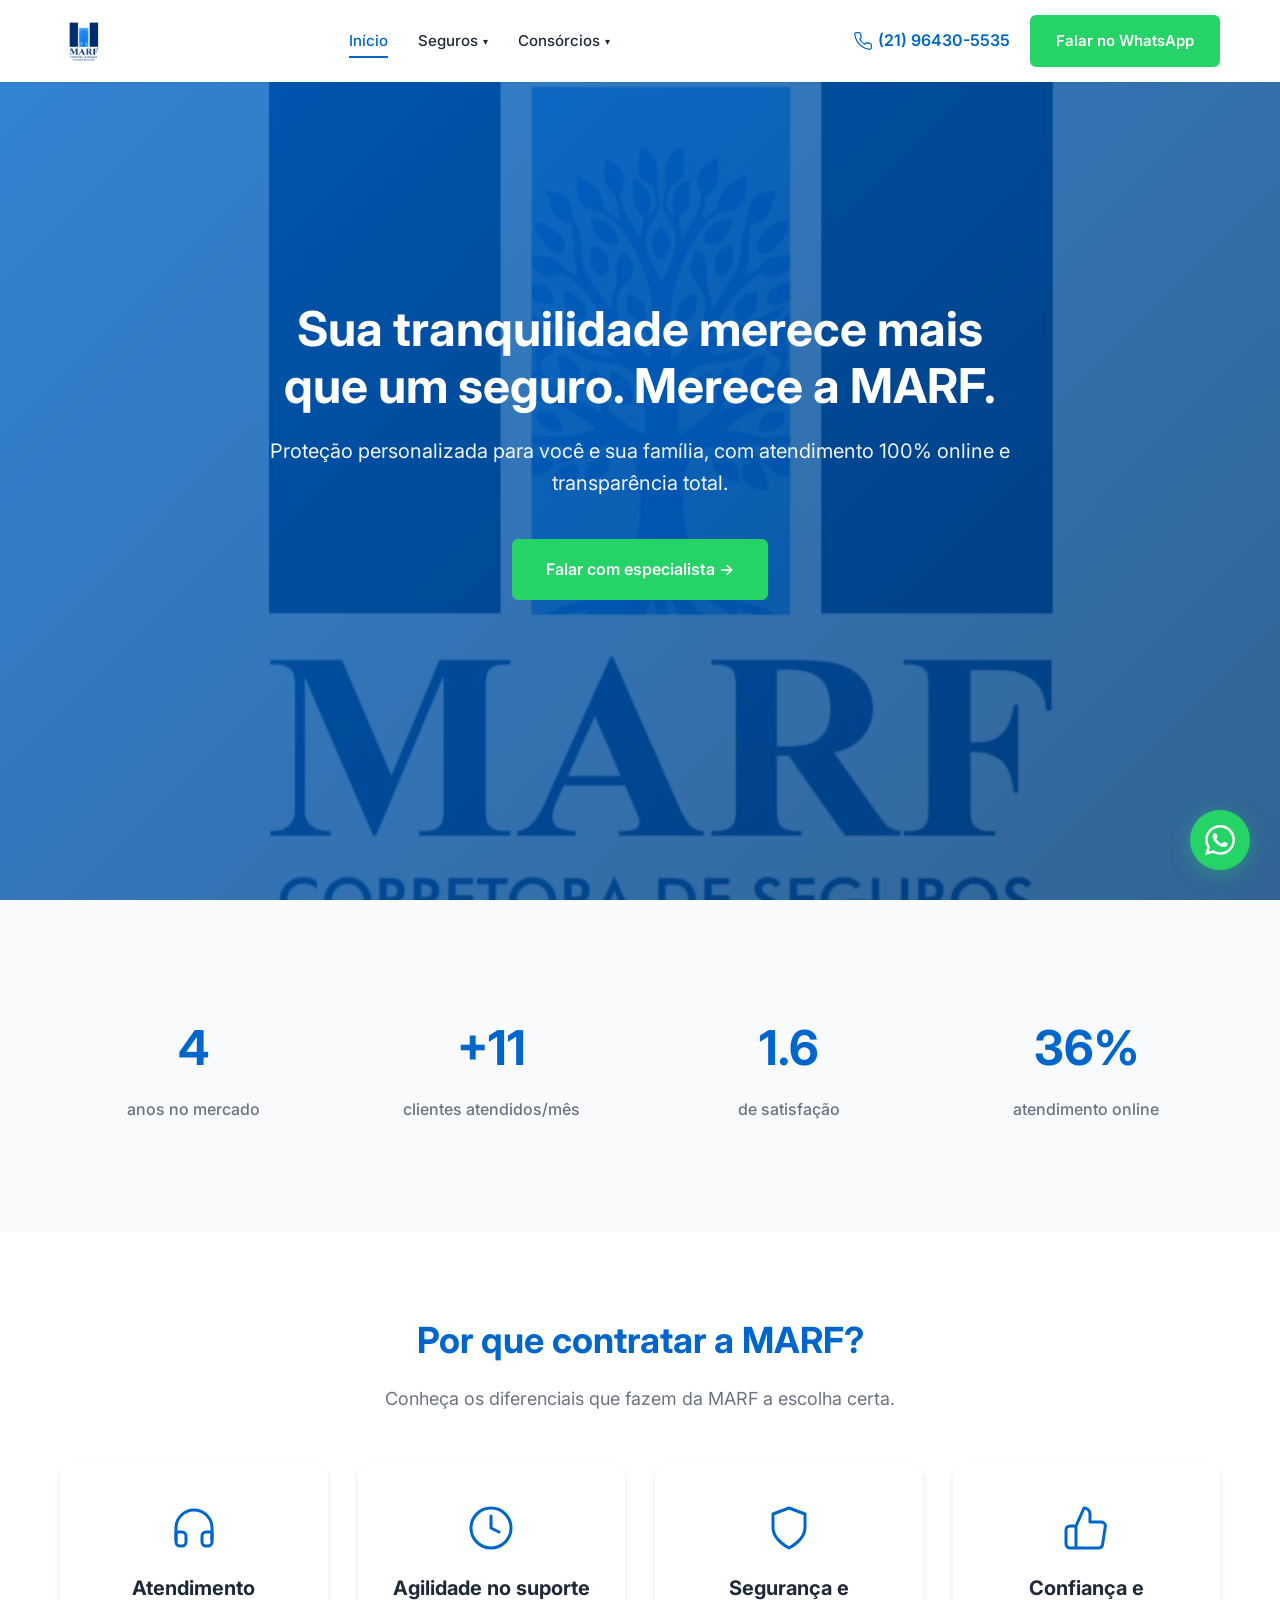
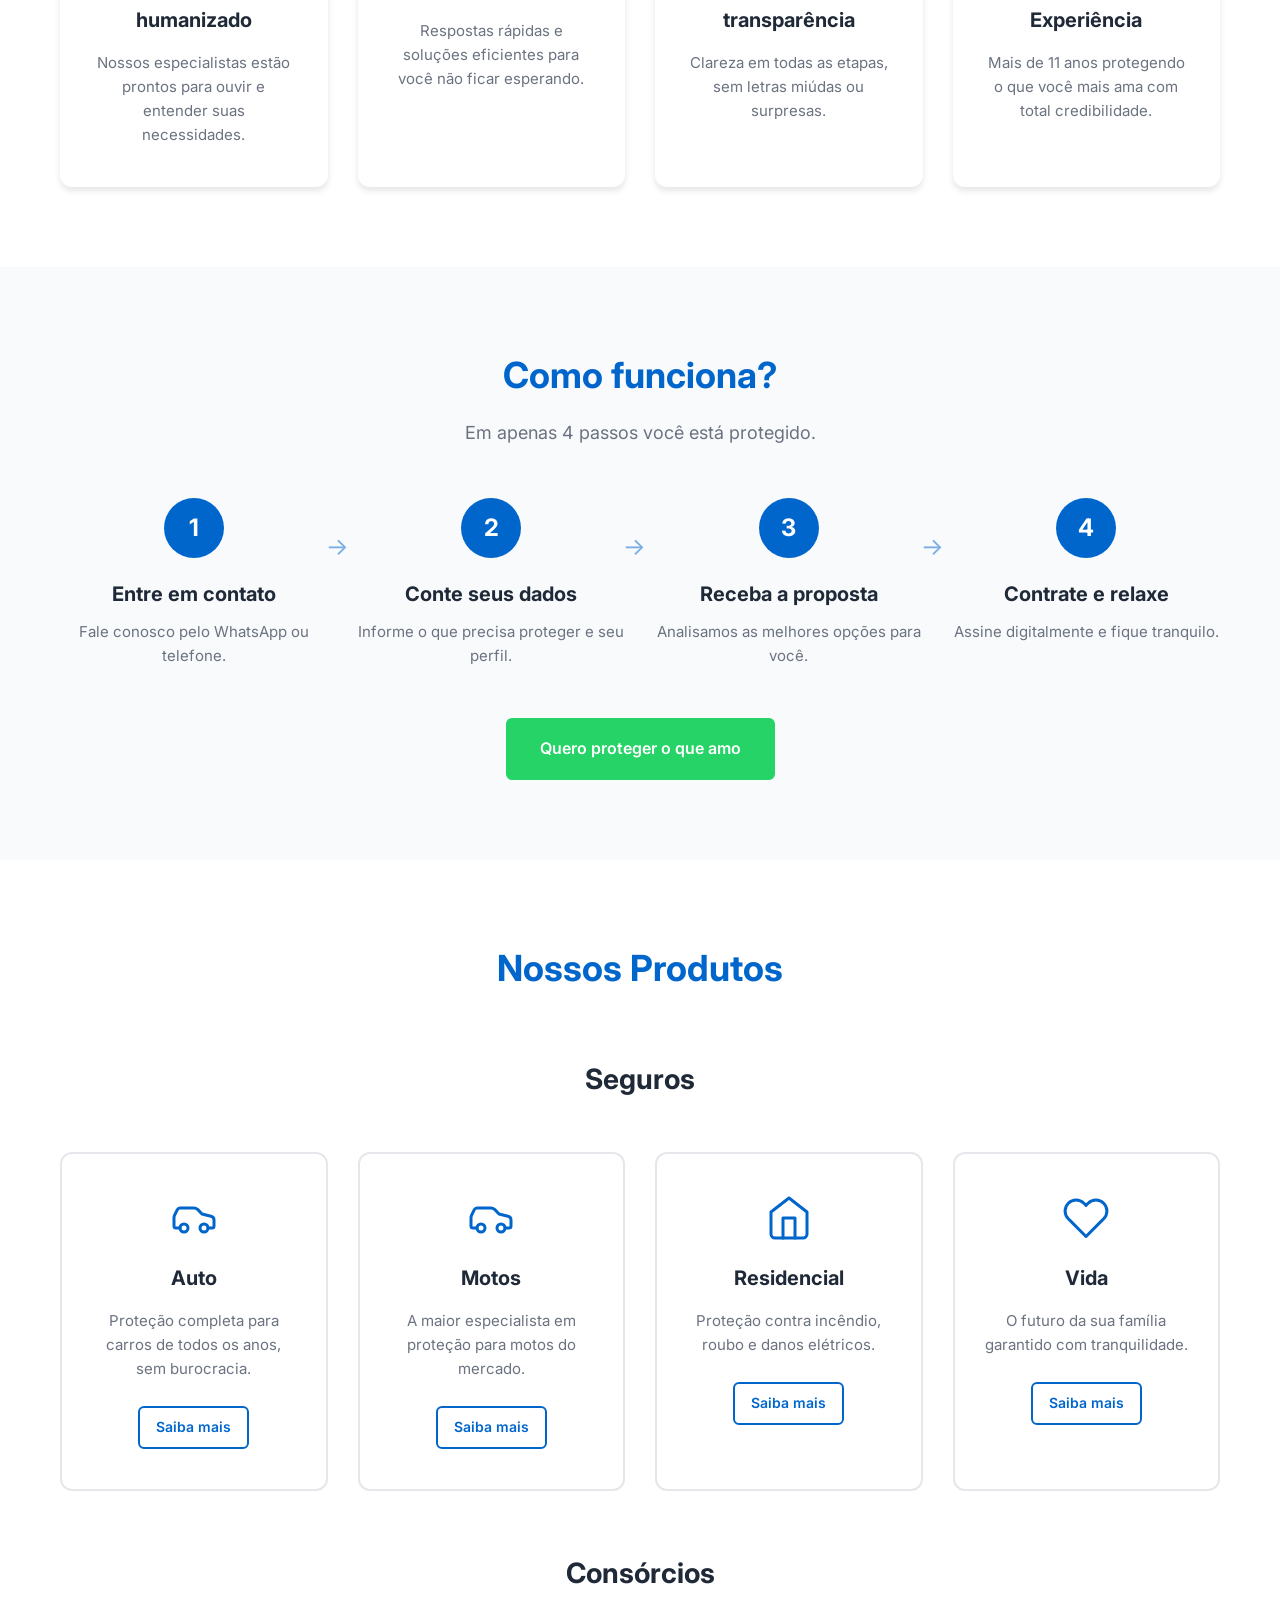
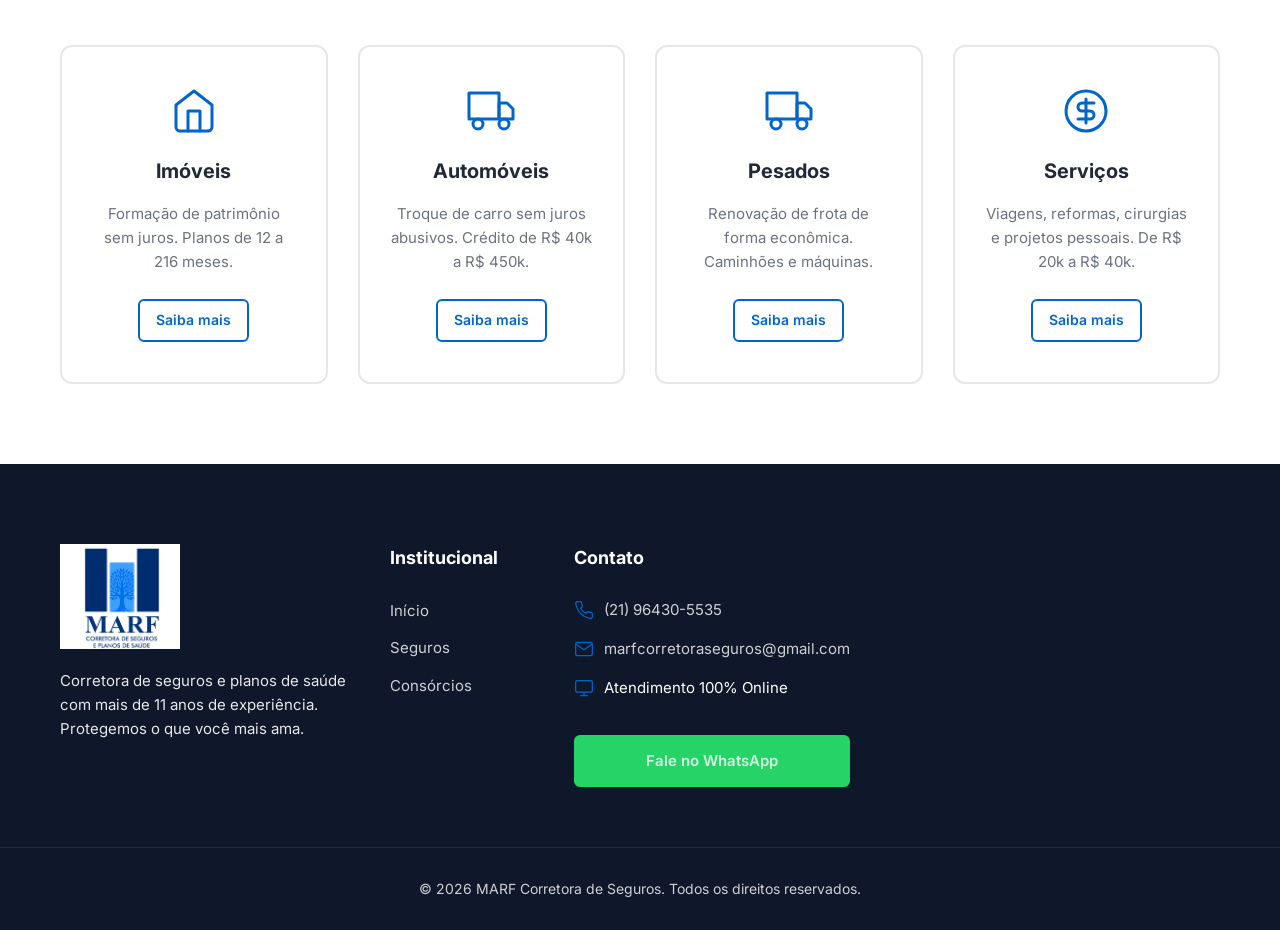
<file: index.html>
<!DOCTYPE html>
<html lang="pt-BR">
<head>
  <meta charset="UTF-8">
  <meta name="viewport" content="width=device-width, initial-scale=1.0">
  <meta name="description" content="MARF Corretora de Seguros - Proteção personalizada para você e sua família.">
  <title>MARF – Corretora de Seguros e Planos de Saúde</title>
  <link rel="icon" type="image/png" href="./favicons/favicon-96x96.png" sizes="96x96" />
  <link rel="icon" type="image/svg+xml" href="./favicons/favicon.svg" />
  <link rel="shortcut icon" href="./favicons/favicon.ico" />
  <link rel="apple-touch-icon" sizes="180x180" href="./favicons/apple-touch-icon.png" />
  <meta name="apple-mobile-web-app-title" content="MARF" />
  <link rel="manifest" href="./favicons/site.webmanifest" />
  <link rel="preconnect" href="https://fonts.googleapis.com">
  <link href="https://fonts.googleapis.com/css2?family=Inter:wght@400;500;600;700&display=swap" rel="stylesheet">
  <link rel="stylesheet" href="./style.css">
</head>
<body>
  <header class="header" id="main-header">
    <div class="header-container">
      <a href="./index.html" class="logo"><img src="./img/logo.png" alt="MARF Corretora de Seguros"></a>
      <nav class="main-nav">
        <ul class="nav-list">
          <li><a href="./index.html" class="active">Início</a></li>
          <li class="dropdown">
            <a href="#" class="dropdown-toggle">Seguros <span class="arrow">▾</span></a>
            <ul class="dropdown-menu">
              <li><a href="./seguros.html#auto">Auto</a></li>
              <li><a href="./seguros.html#moto">Moto</a></li>
              <li><a href="./seguros.html#residencial">Residencial</a></li>
              <li><a href="./seguros.html#vida">Vida</a></li>
              <li><a href="./seguros.html#empresarial">Empresarial</a></li>
              <li><a href="./seguros.html#rc">Responsabilidade Civil</a></li>
            </ul>
          </li>
          <li class="dropdown">
            <a href="#" class="dropdown-toggle">Consórcios <span class="arrow">▾</span></a>
            <ul class="dropdown-menu">
              <li><a href="./consorcios.html#imoveis">Imóveis</a></li>
              <li><a href="./consorcios.html#automoveis">Automóveis</a></li>
              <li><a href="./consorcios.html#pesados">Pesados</a></li>
              <li><a href="./consorcios.html#servicos">Serviços</a></li>
            </ul>
          </li>
        </ul>
      </nav>
      <div class="nav-actions">
        <a href="tel:+5521964305535" class="phone-link">
          <svg class="icon-svg small" viewBox="0 0 24 24"><path d="M22 16.92v3a2 2 0 0 1-2.18 2 19.79 19.79 0 0 1-8.63-3.07 19.5 19.5 0 0 1-6-6 19.79 19.79 0 0 1-3.07-8.67A2 2 0 0 1 4.11 2h3a2 2 0 0 1 2 1.72 12.84 12.84 0 0 0 .7 2.81 2 2 0 0 1-.45 2.11L8.09 9.91a16 16 0 0 0 6 6l1.27-1.27a2 2 0 0 1 2.11-.45 12.84 12.84 0 0 0 2.81.7A2 2 0 0 1 22 16.92z"/></svg>
          (21) 96430-5535
        </a>
        <a href="#" class="btn btn-whatsapp" data-wa>Falar no WhatsApp</a>
        <button class="hamburger" id="menu-toggle" aria-label="Menu"><span></span><span></span><span></span></button>
      </div>
    </div>
  </header>

  <section class="hero" id="hero">
    <div class="hero-overlay"></div>
    <div class="hero-content">
      <h1>Sua tranquilidade merece mais que um seguro. Merece a MARF.</h1>
      <p class="hero-sub">Proteção personalizada para você e sua família, com atendimento 100% online e transparência total.</p>
      <a href="#" class="btn btn-whatsapp btn-large" data-wa>Falar com especialista →</a>
    </div>
  </section>

  <section class="section stats-section">
    <div class="container">
      <div class="stats-grid">
        <div class="stat-item animate-on-scroll"><span class="stat-number" data-count="11">0</span><span class="stat-label">anos no mercado</span></div>
        <div class="stat-item animate-on-scroll"><span class="stat-number" data-count="30" data-prefix="+">0</span><span class="stat-label">clientes atendidos/mês</span></div>
        <div class="stat-item animate-on-scroll"><span class="stat-number" data-count="4.5">0</span><span class="stat-label">de satisfação</span></div>
        <div class="stat-item animate-on-scroll"><span class="stat-number" data-count="100" data-suffix="%">0</span><span class="stat-label">atendimento online</span></div>
      </div>
    </div>
  </section>

  <section class="section">
    <div class="container">
      <h2 class="animate-on-scroll">Por que contratar a MARF?</h2>
      <p class="section-sub animate-on-scroll">Conheça os diferenciais que fazem da MARF a escolha certa.</p>
      <div class="features-grid">
        <div class="feature-card animate-on-scroll">
          <svg class="icon-svg" viewBox="0 0 24 24"><path d="M3 18v-6a9 9 0 0 1 18 0v6"/><path d="M21 19a2 2 0 0 1-2 2h-1a2 2 0 0 1-2-2v-3a2 2 0 0 1 2-2h3zM3 19a2 2 0 0 0 2 2h1a2 2 0 0 0 2-2v-3a2 2 0 0 0-2-2H3z"/></svg>
          <h3>Atendimento humanizado</h3><p>Nossos especialistas estão prontos para ouvir e entender suas necessidades.</p>
        </div>
        <div class="feature-card animate-on-scroll">
          <svg class="icon-svg" viewBox="0 0 24 24"><circle cx="12" cy="12" r="10"/><polyline points="12 6 12 12 16 14"/></svg>
          <h3>Agilidade no suporte</h3><p>Respostas rápidas e soluções eficientes para você não ficar esperando.</p>
        </div>
        <div class="feature-card animate-on-scroll">
          <svg class="icon-svg" viewBox="0 0 24 24"><path d="M12 22s8-4 8-10V5l-8-3-8 3v7c0 6 8 10 8 10z"/></svg>
          <h3>Segurança e transparência</h3><p>Clareza em todas as etapas, sem letras miúdas ou surpresas.</p>
        </div>
        <div class="feature-card animate-on-scroll">
          <svg class="icon-svg" viewBox="0 0 24 24"><path d="M14 9V5a3 3 0 0 0-3-3l-4 9v11h11.28a2 2 0 0 0 2-1.7l1.38-9a2 2 0 0 0-2-2.3zM7 22H4a2 2 0 0 1-2-2v-7a2 2 0 0 1 2-2h3"/></svg>
          <h3>Confiança e Experiência</h3><p>Mais de 11 anos protegendo o que você mais ama com total credibilidade.</p>
        </div>
      </div>
    </div>
  </section>

  <section class="section how-section">
    <div class="container">
      <h2 class="animate-on-scroll">Como funciona?</h2>
      <p class="section-sub animate-on-scroll">Em apenas 4 passos você está protegido.</p>
      <div class="steps-grid">
        <div class="step-item animate-on-scroll"><div class="step-number">1</div><h3>Entre em contato</h3><p>Fale conosco pelo WhatsApp ou telefone.</p></div>
        <div class="step-item animate-on-scroll"><div class="step-number">2</div><h3>Conte seus dados</h3><p>Informe o que precisa proteger e seu perfil.</p></div>
        <div class="step-item animate-on-scroll"><div class="step-number">3</div><h3>Receba a proposta</h3><p>Analisamos as melhores opções para você.</p></div>
        <div class="step-item animate-on-scroll"><div class="step-number">4</div><h3>Contrate e relaxe</h3><p>Assine digitalmente e fique tranquilo.</p></div>
      </div>
      <div class="cta-center animate-on-scroll"><a href="#" class="btn btn-whatsapp btn-large" data-wa>Quero proteger o que amo</a></div>
    </div>
  </section>

  <section class="section">
    <div class="container">
      <h2 class="animate-on-scroll">Nossos Produtos</h2>
      <h3 class="section-title animate-on-scroll">Seguros</h3>
      <div class="products-grid">
        <div class="product-card animate-on-scroll">
          <svg class="icon-svg" viewBox="0 0 24 24"><path d="M19 17h2c.6 0 1-.4 1-1v-3c0-.9-.7-1.7-1.5-1.9C18.7 10.6 16 10 16 10s-1.3-1.4-2.2-2.3c-.5-.4-1.1-.7-1.8-.7H5c-.6 0-1.1.4-1.4.9l-1.4 2.9A3.7 3.7 0 0 0 2 12v4c0 .6.4 1 1 1h2"/><circle cx="7" cy="17" r="2"/><circle cx="17" cy="17" r="2"/></svg>
          <h3>Auto</h3><p>Proteção completa para carros de todos os anos, sem burocracia.</p>
          <a href="./seguros.html#auto" class="btn btn-outline btn-small">Saiba mais</a>
        </div>
        <div class="product-card animate-on-scroll">
          <svg class="icon-svg" viewBox="0 0 24 24"><path d="M19 17h2c.6 0 1-.4 1-1v-3c0-.9-.7-1.7-1.5-1.9C18.7 10.6 16 10 16 10s-1.3-1.4-2.2-2.3c-.5-.4-1.1-.7-1.8-.7H5c-.6 0-1.1.4-1.4.9l-1.4 2.9A3.7 3.7 0 0 0 2 12v4c0 .6.4 1 1 1h2"/><circle cx="7" cy="17" r="2"/><circle cx="17" cy="17" r="2"/></svg>
          <h3>Motos</h3><p>A maior especialista em proteção para motos do mercado.</p>
          <a href="./seguros.html#moto" class="btn btn-outline btn-small">Saiba mais</a>
        </div>
        <div class="product-card animate-on-scroll">
          <svg class="icon-svg" viewBox="0 0 24 24"><path d="M3 9l9-7 9 7v11a2 2 0 0 1-2 2H5a2 2 0 0 1-2-2z"/><polyline points="9 22 9 12 15 12 15 22"/></svg>
          <h3>Residencial</h3><p>Proteção contra incêndio, roubo e danos elétricos.</p>
          <a href="./seguros.html#residencial" class="btn btn-outline btn-small">Saiba mais</a>
        </div>
        <div class="product-card animate-on-scroll">
          <svg class="icon-svg" viewBox="0 0 24 24"><path d="M20.84 4.61a5.5 5.5 0 0 0-7.78 0L12 5.67l-1.06-1.06a5.5 5.5 0 0 0-7.78 7.78l1.06 1.06L12 21.23l7.78-7.78 1.06-1.06a5.5 5.5 0 0 0 0-7.78z"/></svg>
          <h3>Vida</h3><p>O futuro da sua família garantido com tranquilidade.</p>
          <a href="./seguros.html#vida" class="btn btn-outline btn-small">Saiba mais</a>
        </div>
      </div>

      <h3 class="section-title animate-on-scroll" style="margin-top: 60px;">Consórcios</h3>
      <div class="products-grid">
        <div class="product-card animate-on-scroll">
          <svg class="icon-svg" viewBox="0 0 24 24"><path d="M3 9l9-7 9 7v11a2 2 0 0 1-2 2H5a2 2 0 0 1-2-2z"/><polyline points="9 22 9 12 15 12 15 22"/></svg>
          <h3>Imóveis</h3><p>Formação de patrimônio sem juros. Planos de 12 a 216 meses.</p>
          <a href="./consorcios.html#imoveis" class="btn btn-outline btn-small">Saiba mais</a>
        </div>
        <div class="product-card animate-on-scroll">
          <svg class="icon-svg" viewBox="0 0 24 24"><rect x="1" y="3" width="15" height="13"/><polygon points="16 8 20 8 23 11 23 16 16 16 16 8"/><circle cx="5.5" cy="18.5" r="2.5"/><circle cx="18.5" cy="18.5" r="2.5"/></svg>
          <h3>Automóveis</h3><p>Troque de carro sem juros abusivos. Crédito de R$ 40k a R$ 450k.</p>
          <a href="./consorcios.html#automoveis" class="btn btn-outline btn-small">Saiba mais</a>
        </div>
        <div class="product-card animate-on-scroll">
          <svg class="icon-svg" viewBox="0 0 24 24"><rect x="1" y="3" width="15" height="13"/><polygon points="16 8 20 8 23 11 23 16 16 16 16 8"/><circle cx="5.5" cy="18.5" r="2.5"/><circle cx="18.5" cy="18.5" r="2.5"/></svg>
          <h3>Pesados</h3><p>Renovação de frota de forma econômica. Caminhões e máquinas.</p>
          <a href="./consorcios.html#pesados" class="btn btn-outline btn-small">Saiba mais</a>
        </div>
        <div class="product-card animate-on-scroll">
          <svg class="icon-svg" viewBox="0 0 24 24"><circle cx="12" cy="12" r="10"/><path d="M16 8h-6a2 2 0 1 0 0 4h4a2 2 0 1 1 0 4H8"/><path d="M12 18V6"/></svg>
          <h3>Serviços</h3><p>Viagens, reformas, cirurgias e projetos pessoais. De R$ 20k a R$ 40k.</p>
          <a href="./consorcios.html#servicos" class="btn btn-outline btn-small">Saiba mais</a>
        </div>
      </div>
    </div>
  </section>

  <footer class="footer">
    <div class="footer-container">
      <div class="footer-col">
        <img src="./img/logo-white.png" alt="MARF" width="120" height="40" style="margin-bottom: 20px;">
        <p class="footer-desc">Corretora de seguros e planos de saúde com mais de 11 anos de experiência. Protegemos o que você mais ama.</p>
      </div>
      <div class="footer-col">
        <h4>Institucional</h4>
        <ul>
          <li><a href="./index.html">Início</a></li>
          <li><a href="./seguros.html">Seguros</a></li>
          <li><a href="./consorcios.html">Consórcios</a></li>
        </ul>
      </div>
      <div class="footer-col">
        <h4>Contato</h4>
        <ul class="footer-contact">
          <li><svg class="icon-svg small" viewBox="0 0 24 24" stroke="white"><path d="M22 16.92v3a2 2 0 0 1-2.18 2 19.79 19.79 0 0 1-8.63-3.07 19.5 19.5 0 0 1-6-6 19.79 19.79 0 0 1-3.07-8.67A2 2 0 0 1 4.11 2h3a2 2 0 0 1 2 1.72 12.84 12.84 0 0 0 .7 2.81 2 2 0 0 1-.45 2.11L8.09 9.91a16 16 0 0 0 6 6l1.27-1.27a2 2 0 0 1 2.11-.45 12.84 12.84 0 0 0 2.81.7A2 2 0 0 1 22 16.92z"/></svg><a href="tel:+5521964305535">(21) 96430-5535</a></li>
          <li><svg class="icon-svg small" viewBox="0 0 24 24" stroke="white"><path d="M4 4h16c1.1 0 2 .9 2 2v12c0 1.1-.9 2-2 2H4c-1.1 0-2-.9-2-2V6c0-1.1.9-2 2-2z"/><polyline points="22,6 12,13 2,6"/></svg><a href="mailto:marfcorretoraseguros@gmail.com">marfcorretoraseguros@gmail.com</a></li>
          <li><svg class="icon-svg small" viewBox="0 0 24 24" stroke="white"><rect x="2" y="3" width="20" height="14" rx="2" ry="2"/><line x1="8" y1="21" x2="16" y2="21"/><line x1="12" y1="17" x2="12" y2="21"/></svg><span>Atendimento 100% Online</span></li>
        </ul>
        <a href="#" class="btn btn-whatsapp" data-wa style="margin-top: 20px; width: 100%;">Fale no WhatsApp</a>
      </div>
    </div>
    <div class="footer-bottom"><p>© 2026 MARF Corretora de Seguros. Todos os direitos reservados.</p></div>
  </footer>

  <a href="#" class="wa-float" id="wa-float" aria-label="Falar no WhatsApp">
    <svg width="30" height="30" viewBox="0 0 24 24" fill="white"><path d="M17.472 14.382c-.297-.149-1.758-.867-2.03-.967-.273-.099-.471-.148-.67.15-.197.297-.767.966-.94 1.164-.173.199-.347.223-.644.075-.297-.15-1.255-.463-2.39-1.475-.883-.788-1.48-1.761-1.653-2.059-.173-.297-.018-.458.13-.606.134-.133.298-.347.446-.52.149-.174.198-.298.298-.497.099-.198.05-.371-.025-.52-.075-.149-.669-1.612-.916-2.207-.242-.579-.487-.5-.669-.51-.173-.008-.371-.01-.57-.01-.198 0-.52.074-.792.372-.272.297-1.04 1.016-1.04 2.479 0 1.462 1.065 2.875 1.213 3.074.149.198 2.096 3.2 5.077 4.487.709.306 1.262.489 1.694.625.712.227 1.36.195 1.871.118.571-.085 1.758-.719 2.006-1.413.248-.694.248-1.289.173-1.413-.074-.124-.272-.198-.57-.347m-5.421 7.403h-.004a9.87 9.87 0 01-5.031-1.378l-.361-.214-3.741.982.998-3.648-.235-.374a9.86 9.86 0 01-1.51-5.26c.001-5.45 4.436-9.884 9.888-9.884 2.64 0 5.122 1.03 6.988 2.898a9.825 9.825 0 012.893 6.994c-.003 5.45-4.437 9.884-9.885 9.884m8.413-18.297A11.815 11.815 0 0012.05 0C5.495 0 .16 5.335.157 11.892c0 2.096.547 4.142 1.588 5.945L.057 24l6.305-1.654a11.882 11.882 0 005.683 1.448h.005c6.554 0 11.89-5.335 11.893-11.893a11.821 11.821 0 00-3.48-8.413z"/></svg>
  </a>

  <script src="./app.js"></script>
  <script src="./whatsapp.js"></script>
</body>
</html>
</file>
<file: style.css>
/* ===== VARIÁVEIS CSS (Paleta Azul Unificada) ===== */
:root {
  --primary: #0066cc;
  --primary-dark: #003d7a;
  --primary-light: #e6f0fa;
  --accent: #0052a3;
  --text-dark: #1f2937;
  --text-medium: #4b5563;
  --text-light: #6b7280;
  --border: #e5e7eb;
  --border-light: #f3f4f6;
  --bg-light: #f8fafc;
  --white: #ffffff;
  --dark: #0f172a;
  --whatsapp: #25D366;
  --whatsapp-dark: #128C7E;
  
  --spacing-xs: 10px;
  --spacing-sm: 15px;
  --spacing-md: 20px;
  --spacing-lg: 30px;
  --spacing-xl: 40px;
  --spacing-2xl: 60px;
  --spacing-3xl: 80px;
  
  --radius-sm: 6px;
  --radius-md: 8px;
  --radius-lg: 12px;
  --radius-xl: 16px;
  --radius-full: 50%;
  
  --shadow-sm: 0 1px 2px rgba(0,0,0,0.05);
  --shadow-md: 0 4px 6px rgba(0,0,0,0.1);
  --shadow-lg: 0 10px 15px rgba(0,0,0,0.1);
  --shadow-xl: 0 20px 25px rgba(0,0,0,0.15);
  --shadow-whatsapp: 0 4px 20px rgba(37, 211, 102, 0.4);
  
  --transition-base: 0.3s ease;
  --transition-slow: 0.6s ease;
}

/* ===== RESET E BASE ===== */
* { margin: 0; padding: 0; box-sizing: border-box; }
html { scroll-behavior: smooth; } /* ROLAGEM SUAVE PARA AS ÂNCORAS */

body {
  font-family: 'Inter', -apple-system, BlinkMacSystemFont, 'Segoe UI', sans-serif;
  line-height: 1.6;
  color: var(--text-dark);
  overflow-x: hidden;
  -webkit-font-smoothing: antialiased;
}

.container { max-width: 1200px; margin: 0 auto; padding: 0 var(--spacing-md); }
img { max-width: 100%; height: auto; display: block; }

/* Inline SVGs styling */
.icon-svg {
  width: 48px; height: 48px; stroke: var(--primary); stroke-width: 1.5;
  fill: none; stroke-linecap: round; stroke-linejoin: round;
  margin: 0 auto var(--spacing-md); display: block;
}
.icon-svg.small { width: 20px; height: 20px; margin: 0; }
.icon-svg.medium { width: 32px; height: 32px; margin: 0; }

/* ===== HEADER ===== */
.header {
  position: fixed; top: 0; left: 0; right: 0; background: var(--white);
  box-shadow: var(--shadow-sm); z-index: 1000; transition: all var(--transition-base);
}
.header.scrolled { box-shadow: var(--shadow-lg); }

.header-container {
  max-width: 1200px; margin: 0 auto; padding: var(--spacing-sm) var(--spacing-md);
  display: flex; align-items: center; justify-content: space-between;
}

.logo img { height: 40px; width: auto; transition: transform var(--transition-base); }
.logo img:hover { transform: scale(1.05); }

/* ===== NAVEGAÇÃO ===== */
.main-nav { display: flex; align-items: center; }
.nav-list { display: flex; list-style: none; gap: var(--spacing-lg); align-items: center; }

.nav-list > li > a {
  text-decoration: none; color: var(--text-dark); font-weight: 500; font-size: 15px;
  transition: color var(--transition-base); position: relative; padding: 8px 0;
}
.nav-list > li > a:hover, .nav-list > li > a.active { color: var(--primary); }

.nav-list > li > a.active::after {
  content: ''; position: absolute; bottom: 0; left: 0; right: 0; height: 2px;
  background: var(--primary); animation: slideIn 0.3s ease;
}
@keyframes slideIn { from { transform: scaleX(0); } to { transform: scaleX(1); } }

/* ===== DROPDOWN ===== */
.dropdown { position: relative; }

.dropdown-toggle {
  cursor: pointer; display: flex; align-items: center; gap: 5px;
  text-decoration: none; color: var(--text-dark); font-weight: 500; font-size: 15px;
  transition: color var(--transition-base); padding: 8px 0;
}
.dropdown-toggle:hover { color: var(--primary); }
.arrow { font-size: 10px; transition: transform var(--transition-base); }
.dropdown.active .arrow { transform: rotate(180deg); }

.dropdown-menu {
  position: absolute; top: 100%; left: 0; background: var(--white);
  min-width: 220px; box-shadow: var(--shadow-xl); border-radius: var(--radius-md);
  opacity: 0; visibility: hidden; transform: translateY(-10px);
  transition: all var(--transition-base); margin-top: var(--spacing-xs);
  border: 1px solid var(--border); overflow: hidden; z-index: 1000;
}
.dropdown.active .dropdown-menu { opacity: 1; visibility: visible; transform: translateY(0); }
.dropdown-menu li { list-style: none; border-bottom: 1px solid var(--border-light); }
.dropdown-menu li:last-child { border-bottom: none; }

.dropdown-menu a {
  display: block; padding: 12px 20px; color: var(--text-dark); font-size: 14px;
  text-decoration: none; transition: all var(--transition-base);
}
.dropdown-menu a:hover { background: var(--bg-light); color: var(--primary); padding-left: 25px; }

@media (min-width: 969px) {
  .dropdown:hover .dropdown-menu { opacity: 1; visibility: visible; transform: translateY(0); }
}

/* ===== NAV ACTIONS & BOTÕES ===== */
.nav-actions { display: flex; align-items: center; gap: var(--spacing-md); }

.phone-link {
  color: var(--primary); text-decoration: none; font-weight: 600; font-size: 16px;
  display: flex; align-items: center; gap: 5px; transition: color var(--transition-base);
}
.phone-link:hover { color: var(--primary-dark); }

.btn {
  display: inline-flex; align-items: center; justify-content: center;
  padding: 12px 24px; border-radius: var(--radius-sm); text-decoration: none;
  font-weight: 600; font-size: 15px; transition: all var(--transition-base);
  border: 2px solid transparent; cursor: pointer; gap: 8px;
}
.btn-whatsapp { background: var(--whatsapp); color: var(--white); border-color: var(--whatsapp); }
.btn-whatsapp:hover { background: var(--whatsapp-dark); border-color: var(--whatsapp-dark); transform: translateY(-2px); box-shadow: var(--shadow-whatsapp); }
.btn-outline { background: transparent; color: var(--primary); border-color: var(--primary); }
.btn-outline:hover { background: var(--primary); color: var(--white); }
.btn-large { padding: 16px 32px; font-size: 16px; }
.btn-small { padding: 8px 16px; font-size: 14px; }

/* ===== HAMBURGER ===== */
.hamburger {
  display: none; flex-direction: column; gap: 5px; background: none; border: none;
  cursor: pointer; padding: 5px; z-index: 1001;
}
.hamburger span {
  display: block; width: 25px; height: 3px; background: var(--text-dark);
  transition: all var(--transition-base); border-radius: 3px;
}
.hamburger.open span:nth-child(1) { transform: rotate(45deg) translate(5px, 5px); }
.hamburger.open span:nth-child(2) { opacity: 0; }
.hamburger.open span:nth-child(3) { transform: rotate(-45deg) translate(7px, -6px); }

/* ===== HERO ===== */
.hero {
  position: relative; height: 100vh; min-height: 600px;
  display: flex; align-items: center; justify-content: center;
  text-align: center; color: var(--white);
  background: linear-gradient(135deg, var(--primary) 0%, var(--primary-dark) 100%);
  overflow: hidden;
}
.hero-overlay {
  position: absolute; top: 0; left: 0; right: 0; bottom: 0;
  background: url('./img/hero-bg.jpg') center/cover; opacity: 0.2; /* CAMINHO RELATIVO CORRETO */
}
.hero-content {
  position: relative; z-index: 1; max-width: 800px; padding: 0 var(--spacing-md);
  animation: fadeInUp 0.8s ease;
}
@keyframes fadeInUp { from { opacity: 0; transform: translateY(30px); } to { opacity: 1; transform: translateY(0); } }

.hero h1 { font-size: 48px; font-weight: 700; margin-bottom: var(--spacing-md); line-height: 1.2; }
.hero-sub { font-size: 20px; margin-bottom: var(--spacing-xl); opacity: 0.95; }
.hero.fade-out { opacity: 0; pointer-events: none; }

/* ===== PAGE HERO ===== */
.page-hero {
  position: relative; height: 400px;
  display: flex; align-items: center; justify-content: center;
  text-align: center; color: var(--white);
  background: linear-gradient(135deg, var(--primary) 0%, var(--primary-dark) 100%);
  margin-top: 70px;
}
.page-hero h1 { font-size: 48px; font-weight: 700; margin-bottom: var(--spacing-sm); }
.page-hero p { font-size: 20px; opacity: 0.95; }

/* ===== SEÇÕES ===== */
.section { padding: var(--spacing-3xl) 0; scroll-margin-top: 100px; } /* Evita que o header cubra o título ao rolar */
.section h2 { font-size: 36px; font-weight: 700; text-align: center; margin-bottom: var(--spacing-sm); color: var(--primary); }
.section-sub { text-align: center; font-size: 18px; color: var(--text-light); margin-bottom: 50px; max-width: 600px; margin-left: auto; margin-right: auto; }
.section-title { font-size: 28px; font-weight: 700; margin: var(--spacing-2xl) 0 var(--spacing-lg); color: var(--text-dark); text-align: center; }

/* ===== STATS ===== */
.stats-section { background: var(--bg-light); }
.stats-grid { display: grid; grid-template-columns: repeat(4, 1fr); gap: var(--spacing-lg); text-align: center; }
.stat-item { padding: var(--spacing-lg) var(--spacing-md); }
.stat-number { display: block; font-size: 48px; font-weight: 700; color: var(--primary); margin-bottom: var(--spacing-xs); }
.stat-label { font-size: 16px; color: var(--text-light); font-weight: 500; }

/* ===== FEATURES ===== */
.features-grid { display: grid; grid-template-columns: repeat(4, 1fr); gap: var(--spacing-lg); }
.feature-card {
  text-align: center; padding: var(--spacing-xl) var(--spacing-lg);
  background: var(--white); border-radius: var(--radius-lg);
  box-shadow: var(--shadow-md); transition: transform var(--transition-base), box-shadow var(--transition-base);
}
.feature-card:hover { transform: translateY(-5px); box-shadow: var(--shadow-lg); }
.feature-card h3 { font-size: 20px; margin-bottom: var(--spacing-sm); color: var(--text-dark); }
.feature-card p { color: var(--text-light); font-size: 15px; line-height: 1.6; }

/* ===== HOW IT WORKS ===== */
.how-section { background: var(--bg-light); }
.steps-grid { display: grid; grid-template-columns: repeat(4, 1fr); gap: var(--spacing-lg); margin-bottom: 50px; }
.step-item { text-align: center; position: relative; }
.step-item:not(:last-child)::after {
  content: '→'; position: absolute; right: -20px; top: 30px;
  font-size: 24px; color: var(--primary); opacity: 0.5;
}
.step-number {
  display: flex; align-items: center; justify-content: center;
  width: 60px; height: 60px; background: var(--primary); color: var(--white);
  font-size: 24px; font-weight: 700; border-radius: var(--radius-full);
  margin: 0 auto var(--spacing-md); transition: transform var(--transition-base);
}
.step-item:hover .step-number { transform: scale(1.1) rotate(5deg); }
.step-item h3 { font-size: 20px; margin-bottom: var(--spacing-xs); color: var(--text-dark); }
.step-item p { color: var(--text-light); font-size: 15px; }
.cta-center { text-align: center; }

/* ===== PRODUCTS GRID ===== */
.products-grid { display: grid; grid-template-columns: repeat(auto-fit, minmax(260px, 1fr)); gap: var(--spacing-lg); margin-top: 50px; }
.product-card {
  background: var(--white); padding: var(--spacing-xl) var(--spacing-lg);
  border-radius: var(--radius-lg); border: 2px solid var(--border);
  text-align: center; transition: all var(--transition-base); position: relative; overflow: hidden;
}
.product-card::before {
  content: ''; position: absolute; top: 0; left: 0; right: 0; height: 4px;
  background: var(--primary); transform: scaleX(0); transition: transform var(--transition-base);
}
.product-card:hover { border-color: var(--primary); transform: translateY(-5px); box-shadow: 0 8px 25px rgba(0,102,204,0.15); }
.product-card:hover::before { transform: scaleX(1); }
.product-card h3 { font-size: 20px; margin-bottom: var(--spacing-sm); color: var(--text-dark); }
.product-card p { color: var(--text-light); font-size: 15px; margin-bottom: 25px; line-height: 1.6; }

/* ===== TWO COLUMN LAYOUT & TABLES ===== */
.two-column-layout { display: grid; grid-template-columns: 1fr 1fr; gap: var(--spacing-2xl); align-items: center; margin: var(--spacing-2xl) 0; }
.two-column-layout.reverse { direction: rtl; }
.two-column-layout.reverse > * { direction: ltr; }

.two-column-content h3 { font-size: 32px; font-weight: 700; margin-bottom: var(--spacing-md); color: var(--primary); }
.two-column-content .subtitle { font-size: 18px; color: var(--text-medium); margin-bottom: var(--spacing-lg); line-height: 1.6; }
.two-column-content h4 { font-size: 20px; color: var(--primary-dark); margin: var(--spacing-lg) 0 var(--spacing-md); }
.two-column-content ul { list-style: none; margin-bottom: var(--spacing-lg); }
.two-column-content li {
  font-size: 15px; color: var(--text-medium); margin-bottom: var(--spacing-xs);
  padding-left: 25px; position: relative; line-height: 1.6;
}
.two-column-content li::before { content: '✓'; position: absolute; left: 0; color: var(--primary); font-weight: bold; }

.simulation-table {
  background: var(--primary-dark); border-radius: var(--radius-lg);
  overflow: hidden; margin: var(--spacing-lg) 0; box-shadow: var(--shadow-lg);
}
.simulation-table-header {
  display: grid; grid-template-columns: 1fr 1fr; background: rgba(0,0,0,0.2);
  padding: var(--spacing-md) var(--spacing-lg); font-weight: 700; color: var(--white);
  font-size: 14px; text-transform: uppercase; letter-spacing: 0.5px;
}
.simulation-table-row {
  display: grid; grid-template-columns: 1fr 1fr; padding: var(--spacing-md) var(--spacing-lg);
  border-bottom: 1px solid rgba(255,255,255,0.1); color: var(--white); font-size: 16px;
  transition: background var(--transition-base);
}
.simulation-table-row:last-child { border-bottom: none; }
.simulation-table-row:hover { background: rgba(255,255,255,0.1); }
.simulation-table-row strong { font-weight: 700; }

.plano-pontual {
  background: linear-gradient(135deg, var(--primary) 0%, var(--primary-dark) 100%);
  border-radius: var(--radius-xl); padding: var(--spacing-2xl); color: var(--white);
  margin: var(--spacing-2xl) 0; box-shadow: var(--shadow-xl); position: relative; overflow: hidden;
}
.plano-pontual::before {
  content: ''; position: absolute; top: -50%; right: -20%; width: 400px; height: 400px;
  background: rgba(255,255,255,0.05); border-radius: var(--radius-full);
}
.plano-pontual h3 { font-size: 32px; font-weight: 700; margin-bottom: var(--spacing-md); position: relative; z-index: 1; }
.plano-pontual .highlight {
  background: var(--primary-light); color: var(--primary-dark);
  padding: 5px 15px; border-radius: var(--radius-sm); font-weight: 700;
  display: inline-block; margin-bottom: var(--spacing-md);
}
.plano-pontual-features {
  display: grid; grid-template-columns: repeat(2, 1fr); gap: var(--spacing-md);
  margin-top: var(--spacing-lg); position: relative; z-index: 1;
}
.plano-pontual-feature { display: flex; align-items: center; gap: var(--spacing-sm); font-size: 15px; }
.plano-pontual-feature::before {
  content: '✓'; background: var(--white); color: var(--primary);
  width: 24px; height: 24px; border-radius: var(--radius-full);
  display: flex; align-items: center; justify-content: center; font-weight: bold; flex-shrink: 0;
}

/* ===== FOOTER ===== */
.footer { background: var(--dark); color: var(--white); padding: var(--spacing-3xl) 0 0; }
.footer-container {
  max-width: 1200px; margin: 0 auto; padding: 0 var(--spacing-md);
  display: grid; grid-template-columns: 2fr 1fr 1fr 1fr 1fr; gap: var(--spacing-xl); margin-bottom: var(--spacing-2xl);
}
.footer-desc { font-size: 15px; line-height: 1.6; opacity: 0.9; margin-bottom: 25px; }
.footer-social { display: flex; gap: var(--spacing-sm); }
.footer-social a {
  width: 40px; height: 40px; background: rgba(255,255,255,0.1);
  border-radius: var(--radius-full); display: flex; align-items: center; justify-content: center;
  transition: all var(--transition-base);
}
.footer-social a:hover { background: var(--primary); transform: translateY(-3px); }
.footer-col h4 { font-size: 18px; margin-bottom: 25px; color: var(--white); }
.footer-col ul { list-style: none; }
.footer-col li { margin-bottom: 12px; }
.footer-col a { color: rgba(255,255,255,0.8); text-decoration: none; font-size: 15px; transition: color var(--transition-base); }
.footer-col a:hover { color: var(--primary); }
.footer-contact li { display: flex; align-items: center; gap: var(--spacing-xs); margin-bottom: var(--spacing-sm); font-size: 15px; }
.footer-bottom { border-top: 1px solid rgba(255,255,255,0.1); padding: var(--spacing-lg) var(--spacing-md); text-align: center; font-size: 14px; opacity: 0.8; }

/* ===== WHATSAPP FLOAT ===== */
.wa-float {
  position: fixed; bottom: 30px; right: 30px; width: 60px; height: 60px;
  background: var(--whatsapp); border-radius: var(--radius-full);
  display: flex; align-items: center; justify-content: center;
  box-shadow: var(--shadow-whatsapp); z-index: 999;
  transition: all var(--transition-base); animation: pulse 2s infinite;
}
@keyframes pulse {
  0%, 100% { box-shadow: var(--shadow-whatsapp); }
  50% { box-shadow: 0 6px 30px rgba(37, 211, 102, 0.6); }
}
.wa-float:hover { transform: scale(1.1); box-shadow: 0 6px 30px rgba(37, 211, 102, 0.6); animation: none; }

/* ===== ANIMAÇÕES ===== */
.animate-on-scroll { opacity: 0; transform: translateY(30px); transition: opacity var(--transition-slow), transform var(--transition-slow); }
.animate-on-scroll.animated { opacity: 1; transform: translateY(0); }

/* ===== RESPONSIVIDADE ===== */
@media (max-width: 1024px) {
  .nav-list { gap: var(--spacing-md); }
  .stats-grid, .features-grid { grid-template-columns: repeat(2, 1fr); }
  .steps-grid { grid-template-columns: repeat(2, 1fr); }
  .step-item:not(:last-child)::after { display: none; }
  .footer-container { grid-template-columns: repeat(3, 1fr); }
  .hero h1, .page-hero h1 { font-size: 40px; }
  .two-column-layout { grid-template-columns: 1fr; }
  .two-column-layout.reverse { direction: ltr; }
  .plano-pontual-features { grid-template-columns: 1fr; }
}

@media (max-width: 768px) {
  .hamburger { display: flex; }
  .main-nav {
    position: fixed; top: 70px; right: -100%; width: 280px; max-width: 80%;
    height: calc(100vh - 70px); background: var(--white); box-shadow: -5px 0 25px rgba(0,0,0,0.2);
    transition: right var(--transition-base); z-index: 999; overflow-y: auto;
  }
  .nav-open .main-nav { right: 0; }
  .nav-list { flex-direction: column; align-items: stretch; gap: 0; }
  
  .nav-list::before {
    content: ''; display: block; padding: var(--spacing-lg) var(--spacing-md) var(--spacing-md);
    background: url('./img/logo.png') center/contain no-repeat; height: 80px; /* CAMINHO RELATIVO CORRETO */
    border-bottom: 1px solid var(--border-light); margin-bottom: var(--spacing-xs);
  }
  
  .nav-list > li { width: 100%; border-bottom: 1px solid var(--border-light); }
  .nav-list > li > a, .dropdown-toggle { display: flex; justify-content: space-between; align-items: center; padding: var(--spacing-sm) var(--spacing-md); font-size: 16px; }
  
  .nav-actions { position: fixed; top: var(--spacing-sm); right: 50px; z-index: 1000; }
  .nav-actions .phone-link, .nav-actions .btn-whatsapp { display: none; }
  
  .dropdown-menu {
    position: static; opacity: 1; visibility: visible; transform: none; box-shadow: none; border: none;
    border-left: 3px solid var(--primary); margin: 0; max-height: 0; overflow: hidden;
    transition: max-height var(--transition-base); background: var(--bg-light);
  }
  .dropdown.active .dropdown-menu { max-height: 500px; }
  
  .section { padding: var(--spacing-2xl) 0; }
  .section h2 { font-size: 28px; }
  .hero, .page-hero { min-height: 400px; height: auto; padding: var(--spacing-3xl) 0; }
  .hero h1, .page-hero h1 { font-size: 32px; }
  .stat-number { font-size: 36px; }
  .products-grid { grid-template-columns: 1fr; }
  .footer-container { grid-template-columns: 1fr; }
  .simulation-table-header, .simulation-table-row { grid-template-columns: 1fr; gap: var(--spacing-xs); }
}

@media (max-width: 480px) {
  .header-container { padding: var(--spacing-xs) var(--spacing-sm); }
  .logo img { height: 32px; }
  .hero h1, .page-hero h1 { font-size: 26px; }
  .btn-large { padding: 14px 24px; font-size: 15px; }
  .section h2 { font-size: 24px; }
  .stat-number { font-size: 32px; }
  .wa-float { width: 50px; height: 50px; bottom: var(--spacing-md); right: var(--spacing-md); }
}

@media (prefers-reduced-motion: reduce) {
  *, *::before, *::after {
    animation-duration: 0.01ms !important; animation-iteration-count: 1 !important; transition-duration: 0.01ms !important;
  }
  .animate-on-scroll { opacity: 1; transform: none; }
}

a:focus, button:focus { outline: 2px solid var(--primary); outline-offset: 2px; }

@media print {
  .header, .hero, .page-hero, .wa-float, .footer { display: none; }
  body { color: #000; background: #fff; }
}
</file>
